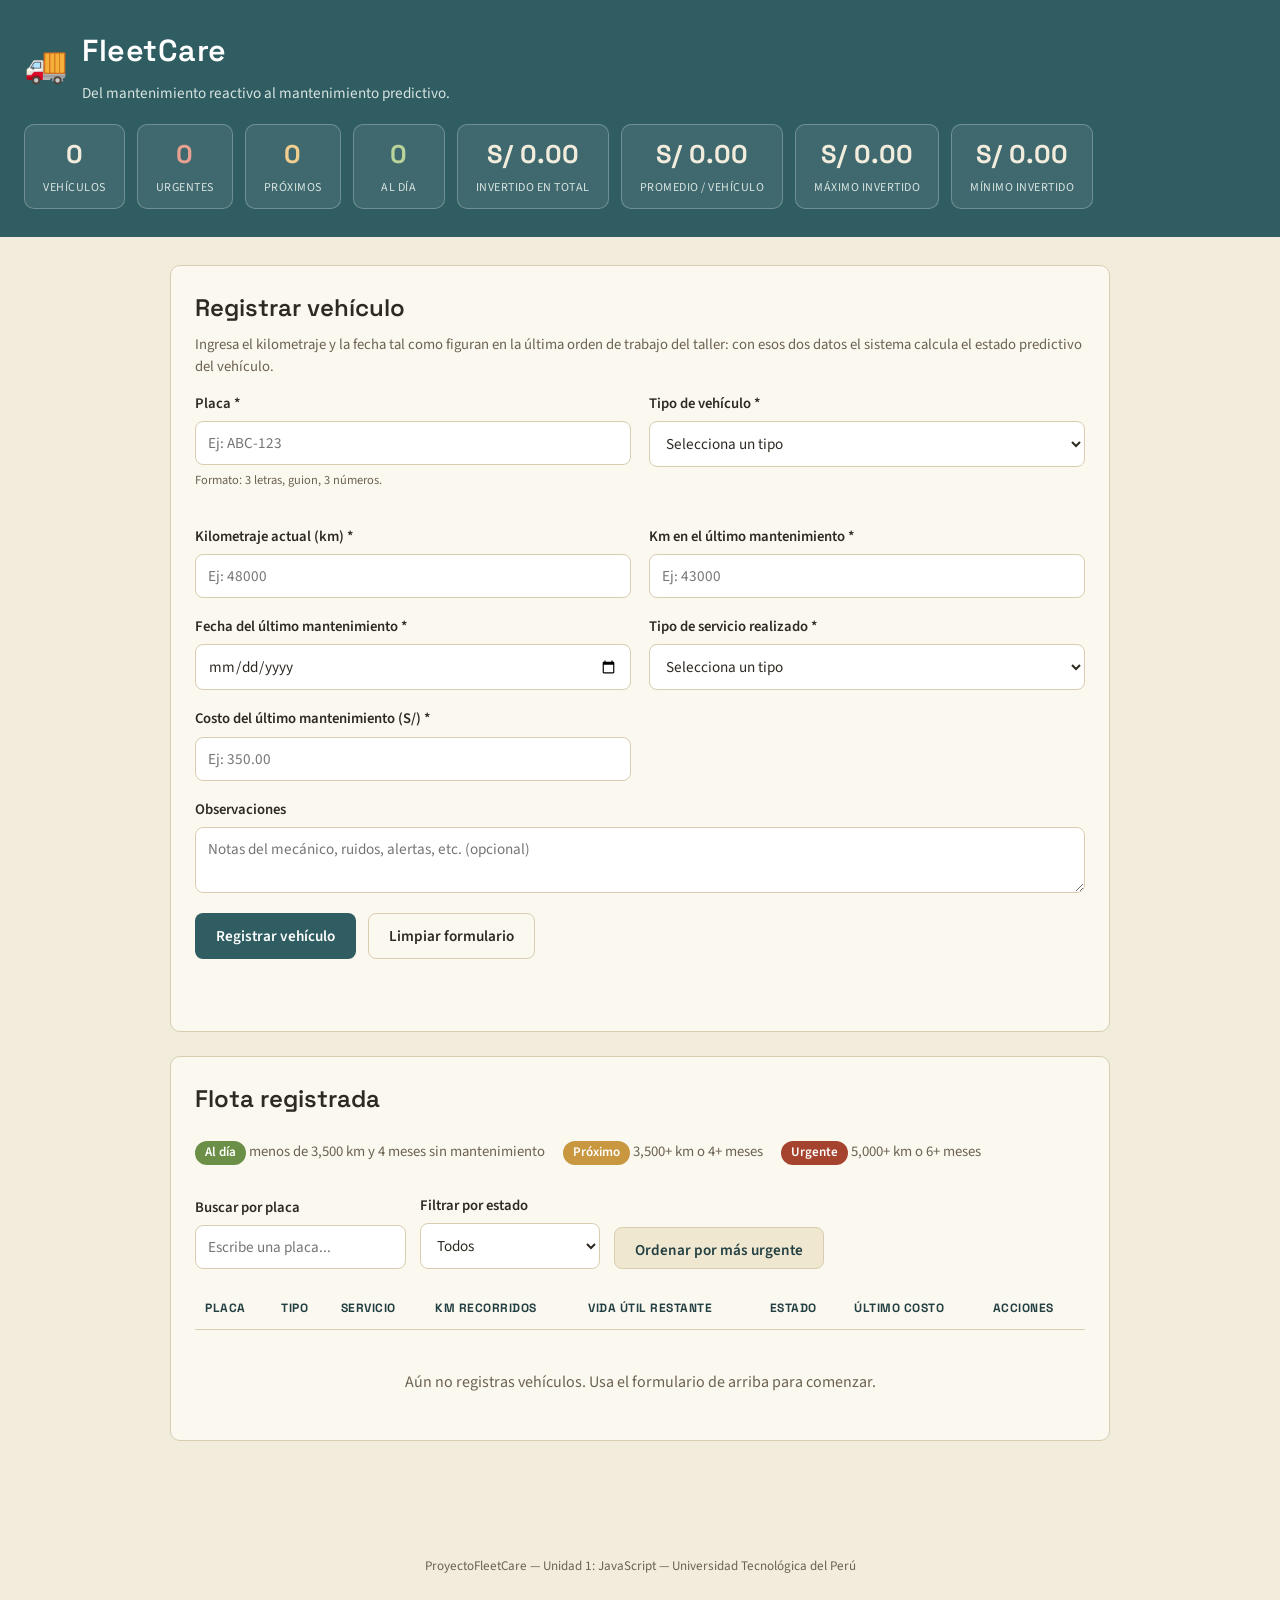
<file: index.html>
<!DOCTYPE html>
<html lang="es">
<head>
  <meta charset="UTF-8">
  <meta name="viewport" content="width=device-width, initial-scale=1.0">
  <title>FleetCare | Gestión y Mantenimiento Predictivo de Flotas</title>

  <link rel="preconnect" href="https://fonts.googleapis.com">
  <link href="https://fonts.googleapis.com/css2?family=Space+Grotesk:wght@500;600;700&family=Source+Sans+3:wght@400;600&display=swap" rel="stylesheet">

  <link rel="stylesheet" href="/css/estilos.css">
</head>
<body>

  <header class="cabecera">
    <div class="cabecera__marca">
      <span class="cabecera__icono" aria-hidden="true">🚚</span>
      <div>
        <h1>FleetCare</h1>
        <p class="cabecera__lema">Del mantenimiento reactivo al mantenimiento predictivo.</p>
      </div>
    </div>

    <div class="tablero" id="tablero-indicadores">
      <article class="indicador">
        <span class="indicador__valor" id="ind-total">0</span>
        <span class="indicador__etiqueta">Vehículos</span>
      </article>
      <article class="indicador indicador--urgente">
        <span class="indicador__valor" id="ind-urgente">0</span>
        <span class="indicador__etiqueta">Urgentes</span>
      </article>
      <article class="indicador indicador--proximo">
        <span class="indicador__valor" id="ind-proximo">0</span>
        <span class="indicador__etiqueta">Próximos</span>
      </article>
      <article class="indicador indicador--ok">
        <span class="indicador__valor" id="ind-ok">0</span>
        <span class="indicador__etiqueta">Al día</span>
      </article>
      <article class="indicador indicador--costo">
        <span class="indicador__valor" id="ind-costo-total">S/ 0.00</span>
        <span class="indicador__etiqueta">Invertido en total</span>
      </article>
      <article class="indicador indicador--costo">
        <span class="indicador__valor" id="ind-costo-promedio">S/ 0.00</span>
        <span class="indicador__etiqueta">Promedio / vehículo</span>
      </article>
      <article class="indicador indicador--costo">
        <span class="indicador__valor" id="ind-costo-maximo">S/ 0.00</span>
        <span class="indicador__etiqueta">Máximo invertido</span>
      </article>
      <article class="indicador indicador--costo">
        <span class="indicador__valor" id="ind-costo-minimo">S/ 0.00</span>
        <span class="indicador__etiqueta">Mínimo invertido</span>
      </article>
    </div>
  </header>

  <main class="contenedor">

    <section class="tarjeta" aria-labelledby="titulo-form">
      <h2 id="titulo-form">Registrar vehículo</h2>
      <p class="ayuda">Ingresa el kilometraje y la fecha tal como figuran en la última orden de trabajo del taller: con esos dos datos el sistema calcula el estado predictivo del vehículo.</p>

      <form id="form-vehiculo" novalidate>
        <div class="grilla-form">

          <div class="campo">
            <label for="placa">Placa <span aria-hidden="true">*</span></label>
            <input type="text" id="placa" name="placa" placeholder="Ej: ABC-123" maxlength="7" required>
            <span class="campo__pista">Formato: 3 letras, guion, 3 números.</span>
            <span class="campo__error" id="error-placa"></span>
          </div>

          <div class="campo">
            <label for="tipo">Tipo de vehículo <span aria-hidden="true">*</span></label>
            <select id="tipo" name="tipo" required>
              <option value="" disabled selected>Selecciona un tipo</option>
              <option value="Camión">Camión</option>
              <option value="Furgón">Furgón</option>
              <option value="Camioneta">Camioneta</option>
              <option value="Bus">Bus</option>
              <option value="Auto">Auto</option>
            </select>
          </div>

          <div class="campo">
            <label for="km-actual">Kilometraje actual (km) <span aria-hidden="true">*</span></label>
            <input type="number" id="km-actual" name="kmActual" min="0" step="1" placeholder="Ej: 48000" required>
          </div>

          <div class="campo">
            <label for="km-mantenimiento">Km en el último mantenimiento <span aria-hidden="true">*</span></label>
            <input type="number" id="km-mantenimiento" name="kmMantenimiento" min="0" step="1" placeholder="Ej: 43000" required>
          </div>

          <div class="campo">
            <label for="fecha-mantenimiento">Fecha del último mantenimiento <span aria-hidden="true">*</span></label>
            <input type="date" id="fecha-mantenimiento" name="fechaMantenimiento" required>
          </div>

          <div class="campo">
            <label for="tipo-servicio">Tipo de servicio realizado <span aria-hidden="true">*</span></label>
            <select id="tipo-servicio" name="tipoServicio" required>
              <option value="" disabled selected>Selecciona un tipo</option>
              <option value="Mantenimiento preventivo">Mantenimiento preventivo</option>
              <option value="Mantenimiento correctivo">Mantenimiento correctivo</option>
              <option value="Cambio de aceite">Cambio de aceite</option>
              <option value="Revisión de frenos">Revisión de frenos</option>
              <option value="Revisión de neumáticos">Revisión de neumáticos</option>
              <option value="Motor">Motor</option>
              <option value="Sistema eléctrico">Sistema eléctrico</option>
              <option value="Otro">Otro</option>
            </select>
          </div>

          <div class="campo">
            <label for="costo">Costo del último mantenimiento (S/) <span aria-hidden="true">*</span></label>
            <input type="number" id="costo" name="costo" min="0" step="0.01" placeholder="Ej: 350.00" required>
          </div>

          <div class="campo campo--ancho">
            <label for="observaciones">Observaciones</label>
            <textarea id="observaciones" name="observaciones" rows="2" placeholder="Notas del mecánico, ruidos, alertas, etc. (opcional)"></textarea>
          </div>

        </div>

        <div class="acciones-form">
          <button type="submit" class="boton boton--primario">Registrar vehículo</button>
          <button type="reset" class="boton boton--secundario" id="btn-limpiar">Limpiar formulario</button>
        </div>

        <p id="mensaje-form" class="mensaje" role="status" aria-live="polite"></p>
      </form>
    </section>

    <section class="tarjeta" aria-labelledby="titulo-flota">
      <div class="encabezado-flota">
        <h2 id="titulo-flota">Flota registrada</h2>
        <p class="ayuda leyenda-estados">
          <span><span class="chip chip--ok">Al día</span> menos de 3,500 km y 4 meses sin mantenimiento</span>
          <span><span class="chip chip--proximo">Próximo</span> 3,500+ km o 4+ meses</span>
          <span><span class="chip chip--urgente">Urgente</span> 5,000+ km o 6+ meses</span>
        </p>

        <div class="filtros">
          <div class="campo campo--compacto">
            <label for="buscar-placa">Buscar por placa</label>
            <input type="text" id="buscar-placa" placeholder="Escribe una placa...">
          </div>
          <div class="campo campo--compacto">
            <label for="filtro-estado">Filtrar por estado</label>
            <select id="filtro-estado">
              <option value="todos">Todos</option>
              <option value="Urgente">Urgente</option>
              <option value="Próximo">Próximo</option>
              <option value="Al día">Al día</option>
            </select>
          </div>
          <button type="button" class="boton boton--terciario" id="btn-ordenar">
            Ordenar por más urgente
          </button>
        </div>
      </div>

      <div class="tabla-contenedor">
        <table class="tabla-flota">
          <thead>
            <tr>
              <th>Placa</th>
              <th>Tipo</th>
              <th>Servicio</th>
              <th>Km recorridos</th>
              <th>Vida útil restante</th>
              <th>Estado</th>
              <th>Último costo</th>
              <th>Acciones</th>
            </tr>
          </thead>

          <tbody id="cuerpo-tabla">
          </tbody>
        </table>

        <p id="tabla-vacia" class="tabla-vacia">Aún no registras vehículos. Usa el formulario de arriba para comenzar.</p>
      </div>
    </section>

  </main>

  <footer class="pie">
    <p>ProyectoFleetCare &mdash; Unidad 1: JavaScript &mdash; Universidad Tecnológica del Perú</p>
  </footer>

  <script src="/js/app.js"></script>
</body>
</html>
</file>
<file: css/estilos.css>
:root {
  --color-fondo: #f2ecdd; /* fondo general: arena cálido */
  --color-tarjeta: #fbf8f0; /* fondo de tarjetas: crema claro */
  --color-borde: #d8cdb0; /* bordes suaves color khaki */
  --color-texto: #2e2a22; /* texto principal: tinta cálida */
  --color-texto-suave: #6b6250; /* texto secundario */

  --color-primario: #2f5d62; /* acento petróleo (mecánico/diagnóstico) */
  --color-primario-oscuro: #223f42;
  --color-ambar: #c9973f; /* estado "Próximo" */
  --color-urgente: #a6432f; /* estado "Urgente" */
  --color-ok: #6b8f47; /* estado "Al día" */

  --fuente-titulos: "Space Grotesk", "Segoe UI", sans-serif;
  --fuente-texto: "Source Sans 3", "Segoe UI", sans-serif;

  --radio-borde: 10px;
}

/* ---------- Reinicio simple y tipografía base ---------- */
* {
  box-sizing: border-box;
}

body {
  margin: 0;
  background-color: var(--color-fondo);
  color: var(--color-texto);
  font-family: var(--fuente-texto);
  font-size: 16px;
  line-height: 1.5;
}

h1,
h2,
h3 {
  font-family: var(--fuente-titulos);
  font-weight: 600;
  margin: 0 0 8px 0;
}

/* ===================== ENCABEZADO / TABLERO ===================== */
.cabecera {
  background-color: var(--color-primario);
  color: #f2ecdd;
  padding: 28px 24px;
  display: flex;
  flex-wrap: wrap;
  align-items: center;
  justify-content: space-between;
  gap: 20px;
}

.cabecera__marca {
  display: flex;
  align-items: center;
  gap: 14px;
}

.cabecera__icono {
  font-size: 2.2rem;
}

.cabecera h1 {
  color: #ffffff;
  font-size: 1.9rem;
  letter-spacing: 0.5px;
}

.cabecera__lema {
  margin: 0;
  color: #d9e4e1;
  font-size: 0.95rem;
}

/* Tira de indicadores tipo "gauges" de tablero */
.tablero {
  display: flex;
  gap: 12px;
  flex-wrap: wrap;
}

.indicador {
  background-color: rgba(255, 255, 255, 0.08);
  border: 1px solid rgba(255, 255, 255, 0.25);
  border-radius: var(--radio-borde);
  padding: 10px 18px;
  text-align: center;
  min-width: 92px;
}

.indicador__valor {
  display: block;
  font-family: var(--fuente-titulos);
  font-size: 1.6rem;
  font-weight: 700;
}

.indicador__etiqueta {
  font-size: 0.75rem;
  color: #d9e4e1;
  text-transform: uppercase;
  letter-spacing: 0.5px;
}

.indicador--urgente .indicador__valor {
  color: #e6a190;
}
.indicador--proximo .indicador__valor {
  color: #f0ce8f;
}
.indicador--ok .indicador__valor {
  color: #b9d39a;
}

/* ===================== CONTENEDOR / TARJETAS ===================== */
.contenedor {
  max-width: 980px;
  width: 100%;
  margin: 0 auto;
  padding: 28px 20px 60px;
}

.tarjeta {
  background-color: var(--color-tarjeta);
  border: 1px solid var(--color-borde);
  border-radius: var(--radio-borde);
  padding: 24px;
  margin-bottom: 24px;
}

.tarjeta--nota {
  background-color: #efe7cf;
  border-left: 4px solid var(--color-primario);
}

.tarjeta--nota p {
  color: var(--color-texto);
  max-width: 74ch;
}

.ayuda {
  color: var(--color-texto-suave);
  margin-top: 0;
  font-size: 0.92rem;
}

/* Chips para mostrar los 3 estados dentro del texto explicativo */
.chip {
  display: inline-block;
  padding: 2px 10px;
  border-radius: 999px;
  font-size: 0.82rem;
  font-weight: 600;
  color: #ffffff;
}
.chip--ok {
  background-color: var(--color-ok);
}
.chip--proximo {
  background-color: var(--color-ambar);
}
.chip--urgente {
  background-color: var(--color-urgente);
}

/* ===================== FORMULARIO ===================== */
.grilla-form {
  display: grid;
  grid-template-columns: repeat(2, 1fr);
  gap: 18px;
}

.campo {
  display: flex;
  flex-direction: column;
  gap: 6px;
}

.campo--ancho {
  grid-column: 1 / -1;
}

.campo--compacto {
  min-width: 180px;
}

label {
  font-weight: 600;
  font-size: 0.92rem;
}

input,
select,
textarea {
  width: 100%;
  max-width: 100%;
  font-family: var(--fuente-texto);
  font-size: 0.95rem;
  color: var(--color-texto);
  background-color: #ffffff;
  border: 1px solid var(--color-borde);
  border-radius: 8px;
  padding: 10px 12px;
}

input:focus,
select:focus,
textarea:focus {
  outline: 2px solid var(--color-primario);
  outline-offset: 1px;
}

textarea {
  resize: vertical;
}

.campo__pista {
  font-size: 0.78rem;
  color: var(--color-texto-suave);
}

.campo__error {
  font-size: 0.8rem;
  color: var(--color-urgente);
  font-weight: 600;
  min-height: 1em;
}

.acciones-form {
  display: flex;
  gap: 12px;
  margin-top: 20px;
}

.boton {
  font-family: var(--fuente-texto);
  font-weight: 600;
  font-size: 0.95rem;
  padding: 11px 20px;
  border-radius: 8px;
  border: 1px solid transparent;
  cursor: pointer;
}

.boton--primario {
  background-color: var(--color-primario);
  color: #ffffff;
}
.boton--primario:hover {
  background-color: var(--color-primario-oscuro);
}

.boton--secundario {
  background-color: transparent;
  color: var(--color-texto);
  border-color: var(--color-borde);
}
.boton--secundario:hover {
  background-color: #efe7cf;
}

.boton--terciario {
  background-color: #efe7cf;
  color: var(--color-primario-oscuro);
  border-color: var(--color-borde);
  align-self: flex-end;
  height: 42px;
}

.mensaje {
  margin-top: 14px;
  padding: 10px 14px;
  border-radius: 8px;
  font-size: 0.9rem;
  font-weight: 600;
  min-height: 1em;
  text-align: left;
}

.mensaje.exito {
  background-color: #e3ecd9;
  color: #45602d;
  border: 1px solid var(--color-ok);
}

.mensaje.error {
  background-color: #f3dfda;
  color: #7a2e1e;
  border: 1px solid var(--color-urgente);
}

/* ===================== FLOTA / FILTROS / TABLA ===================== */
.encabezado-flota {
  display: flex;
  flex-wrap: wrap;
  justify-content: space-between;
  align-items: flex-end;
  gap: 16px;
  margin-bottom: 18px;
}

.filtros {
  display: flex;
  flex-wrap: wrap;
  gap: 14px;
  align-items: flex-end;
}

.tabla-contenedor {
  width: 100%;
  overflow-x: auto;
}

.tabla-flota {
  width: 100%;
  max-width: 100%;
  border-collapse: collapse;
  font-size: 0.92rem;
}

.tabla-flota th,
.tabla-flota td {
  text-align: left;
  padding: 12px 10px;
  border-bottom: 1px solid var(--color-borde);
}

.tabla-flota th {
  font-family: var(--fuente-titulos);
  color: var(--color-primario-oscuro);
  text-transform: uppercase;
  font-size: 0.75rem;
  letter-spacing: 0.5px;
}

.tabla-flota tbody tr:hover {
  background-color: #f5efdd;
}

.estado-etiqueta {
  display: inline-block;
  padding: 4px 12px;
  border-radius: 999px;
  font-weight: 600;
  font-size: 0.8rem;
  color: #ffffff;
  text-align: center;
}
.estado-etiqueta.Urgente {
  background-color: var(--color-urgente);
}
.estado-etiqueta.Próximo {
  background-color: var(--color-ambar);
}
.estado-etiqueta.Al-dia {
  background-color: var(--color-ok);
}

.boton-eliminar {
  background-color: transparent;
  border: 1px solid var(--color-urgente);
  color: var(--color-urgente);
  border-radius: 6px;
  padding: 6px 10px;
  font-size: 0.8rem;
  font-weight: 600;
  cursor: pointer;
}
.boton-eliminar:hover {
  background-color: var(--color-urgente);
  color: #ffffff;
}

/* Leyenda de estados (arriba de la tabla de flota) */
.leyenda-estados {
  display: flex;
  flex-wrap: wrap;
  gap: 6px 18px;
  align-items: center;
}

/* ---------- Panel inline "Marcar mantenimiento" (fila extra en la tabla) ---------- */
.fila-panel-mantenimiento td {
  padding: 0;
  border-bottom: 1px solid var(--color-borde);
}

.panel-mantenimiento {
  background-color: #efe7cf;
  border-left: 4px solid var(--color-primario);
  padding: 16px 18px;
  display: flex;
  flex-direction: column;
  gap: 10px;
}

.panel-mantenimiento__campos {
  display: flex;
  flex-wrap: wrap;
  gap: 14px;
  align-items: flex-end;
}

.panel-mantenimiento__campos .campo {
  min-width: 200px;
}

.panel-mantenimiento__acciones {
  display: flex;
  gap: 10px;
}

.tabla-vacia {
  text-align: center;
  color: var(--color-texto-suave);
  padding: 24px 0 6px;
  display: none; /* JavaScript la muestra/oculta según haya datos */
}

/* ===================== PIE DE PÁGINA ===================== */
.pie {
  text-align: center;
  color: var(--color-texto-suave);
  font-size: 0.82rem;
  padding: 18px 0 30px;
}

@media (max-width: 640px) {
  .grilla-form {
    grid-template-columns: 1fr;
  }
  .cabecera {
    flex-direction: column;
    align-items: flex-start;
  }
  .acciones-form {
    flex-direction: column;
  }
  .boton {
    width: 100%;
    text-align: center;
  }
}
</file>
